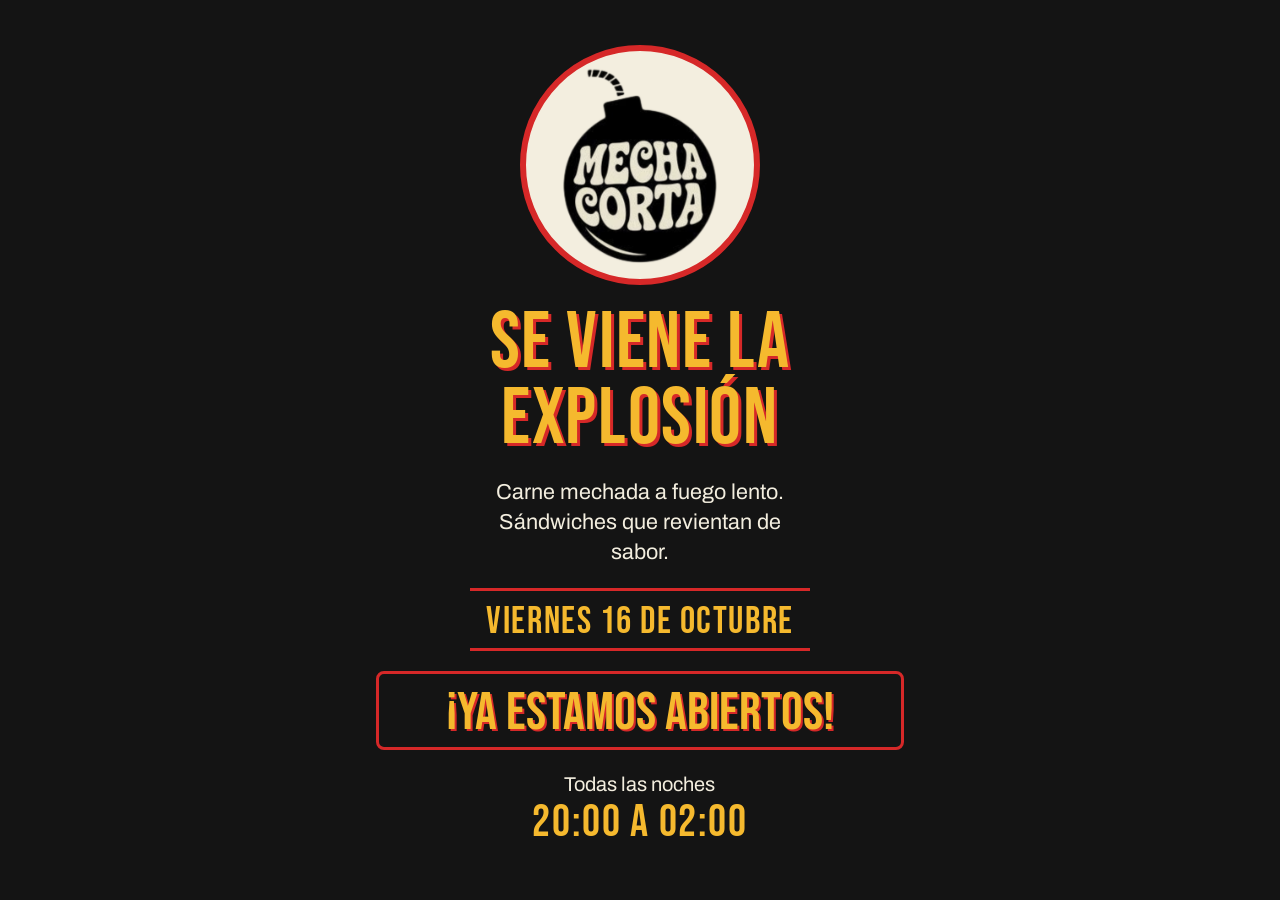
<file: index.html>
<!DOCTYPE html>
<html lang="es-CL">
<head>
  <meta charset="UTF-8">
  <!-- Hace que el celular muestre la página a su tamaño real, sin achicarla -->
  <meta name="viewport" content="width=device-width, initial-scale=1">
  <title>Mecha Corta — Próximamente</title>
  <meta name="description" content="Carne mechada a fuego lento. Sándwiches que revientan de sabor. Lanzamiento viernes 16 de octubre.">
  <meta name="theme-color" content="#141414">

  <!-- Tipografías desde Google Fonts -->
  <link rel="preconnect" href="https://fonts.googleapis.com">
  <link rel="preconnect" href="https://fonts.gstatic.com" crossorigin>
  <link href="https://fonts.googleapis.com/css2?family=Archivo:wght@400;600&family=Bebas+Neue&display=swap" rel="stylesheet">

  <link rel="stylesheet" href="estilos.css">

  <!-- defer: el script espera a que la página esté cargada antes de correr -->
  <script src="cuenta-regresiva.js" defer></script>
</head>
<body>
  <main class="pagina">

    <!-- Logo dentro de un círculo crema, tipo sticker -->
    <div class="logo">
      <img src="imagenes/logo-mecha-corta.png" alt="Logo Mecha Corta">
    </div>

    <h1 class="titulo">Se viene la explosión</h1>

    <p class="gancho">Carne mechada a fuego lento. Sándwiches que revientan de sabor.</p>

    <p class="fecha">Viernes 16 de octubre</p>

    <!-- Cuenta regresiva: por ahora quieta, el JavaScript la moverá en el paso 2 -->
    <div class="cuenta" id="cuenta">
      <div class="cuenta__caja">
        <span class="cuenta__numero" id="dias">--</span>
        <span class="cuenta__etiqueta">Días</span>
      </div>
      <div class="cuenta__caja">
        <span class="cuenta__numero" id="horas">--</span>
        <span class="cuenta__etiqueta">Horas</span>
      </div>
      <div class="cuenta__caja">
        <span class="cuenta__numero" id="minutos">--</span>
        <span class="cuenta__etiqueta">Minutos</span>
      </div>
      <div class="cuenta__caja">
        <span class="cuenta__numero" id="segundos">--</span>
        <span class="cuenta__etiqueta">Segundos</span>
      </div>
    </div>

    <p class="horario">
      Todas las noches<br>
      <strong>20:00 a 02:00</strong>
    </p>

  </main>
</body>
</html>
</file>
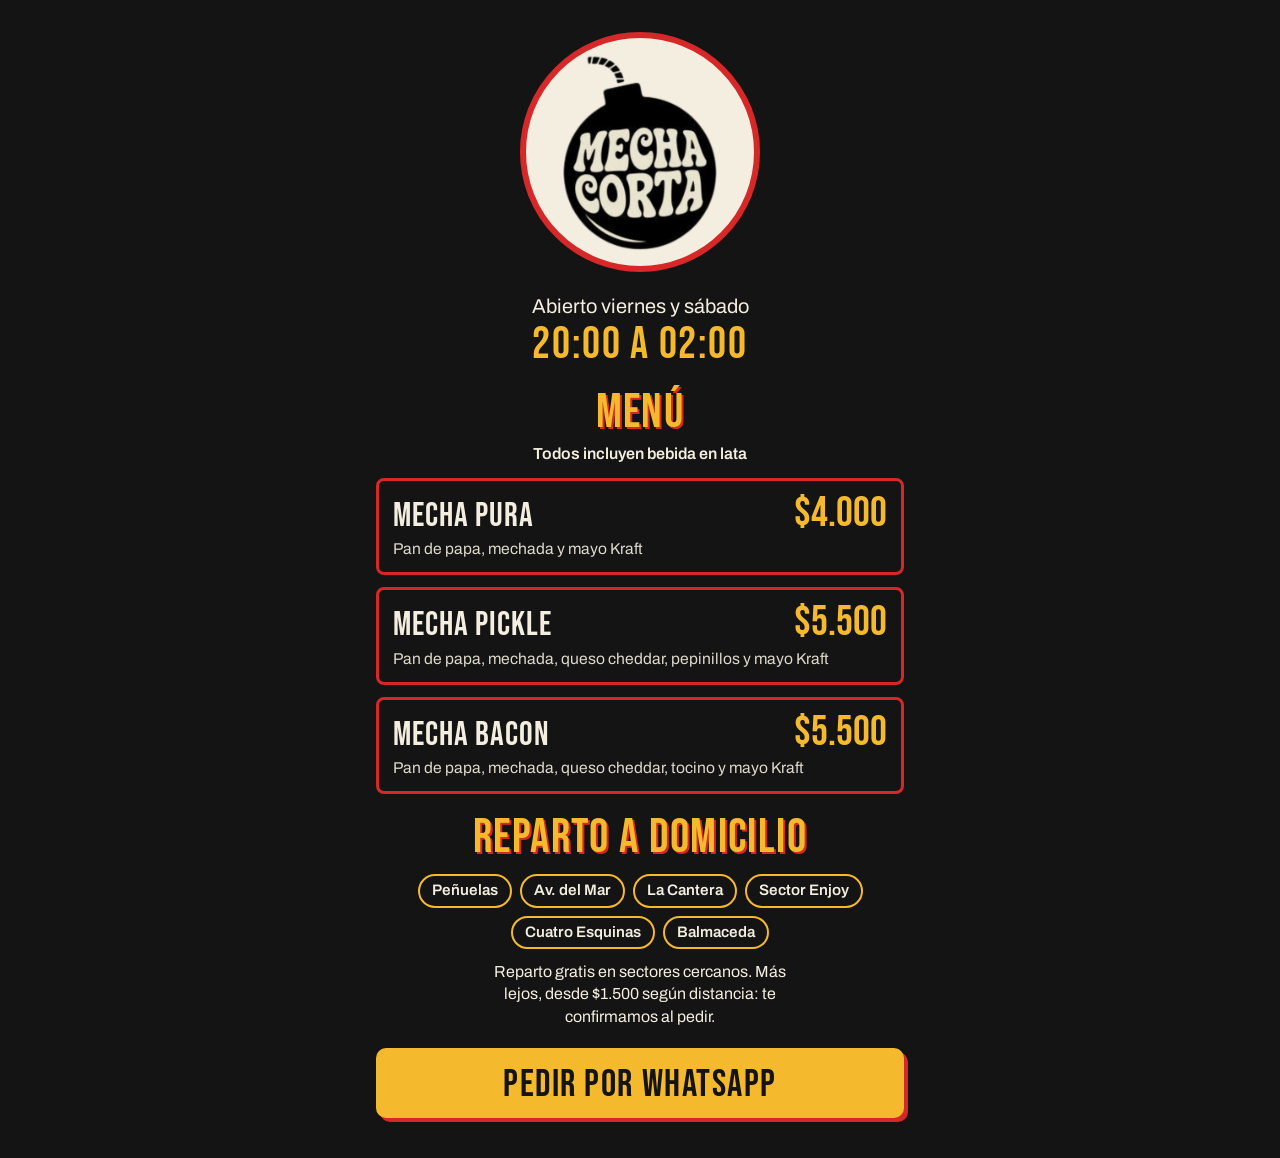
<file: abierto.html>
<!DOCTYPE html>
<html lang="es-CL">
<head>
  <meta charset="UTF-8">
  <!-- Hace que el celular muestre la página a su tamaño real, sin achicarla -->
  <meta name="viewport" content="width=device-width, initial-scale=1">
  <title>Mecha Corta — Abierto</title>
  <meta name="description" content="Abierto viernes y sábado, 20:00 a 02:00. Sándwiches de carne mechada con bebida en lata. Reparto en Peñuelas y alrededores.">
  <meta name="theme-color" content="#141414">

  <!-- Tipografías desde Google Fonts (las mismas de index.html) -->
  <link rel="preconnect" href="https://fonts.googleapis.com">
  <link rel="preconnect" href="https://fonts.gstatic.com" crossorigin>
  <link href="https://fonts.googleapis.com/css2?family=Archivo:wght@400;600&family=Bebas+Neue&display=swap" rel="stylesheet">

  <link rel="stylesheet" href="estilos.css">
</head>
<body>
  <main class="pagina">

    <!-- Logo dentro de un círculo crema, tipo sticker -->
    <div class="logo">
      <img src="imagenes/logo-mecha-corta.png" alt="Logo Mecha Corta">
    </div>

    <p class="horario">
      Abierto viernes y sábado<br>
      <strong>20:00 a 02:00</strong>
    </p>

    <!-- Menú: nombre y precio arriba, ingredientes abajo -->
    <section class="menu">
      <h2 class="seccion__titulo">Menú</h2>
      <p class="menu__aviso">Todos incluyen bebida en lata</p>

      <article class="menu__item">
        <h3 class="menu__nombre">Mecha Pura</h3>
        <p class="menu__precio">$4.000</p>
        <p class="menu__detalle">Pan de papa, mechada y mayo Kraft</p>
      </article>

      <article class="menu__item">
        <h3 class="menu__nombre">Mecha Pickle</h3>
        <p class="menu__precio">$5.500</p>
        <p class="menu__detalle">Pan de papa, mechada, queso cheddar, pepinillos y mayo Kraft</p>
      </article>

      <article class="menu__item">
        <h3 class="menu__nombre">Mecha Bacon</h3>
        <p class="menu__precio">$5.500</p>
        <p class="menu__detalle">Pan de papa, mechada, queso cheddar, tocino y mayo Kraft</p>
      </article>
    </section>

    <!-- Sectores de reparto como "chips" -->
    <section class="entrega">
      <h2 class="seccion__titulo">Reparto a domicilio</h2>
      <ul class="entrega__sectores">
        <li>Peñuelas</li>
        <li>Av. del Mar</li>
        <li>La Cantera</li>
        <li>Sector Enjoy</li>
        <li>Cuatro Esquinas</li>
        <li>Balmaceda</li>
      </ul>
      <p class="entrega__nota">
        Reparto gratis en sectores cercanos. Más lejos, desde $1.500 según distancia: te confirmamos al pedir.
      </p>
    </section>

    <!-- wa.me es el link oficial de WhatsApp. El texto va codificado: %20 = espacio, %21 = ! -->
    <a class="boton-whatsapp" href="https://wa.me/56958847733?text=Hola%21%20Quiero%20pedir%20una%20Mecha">
      Pedir por WhatsApp
    </a>

  </main>
</body>
</html>
</file>
<file: estilos.css>
/* ===== Colores de la marca (ajustados al logo) ===== */
:root {
  --negro: #141414;
  --crema: #F3EEDF;
  --amarillo: #F5B92E;
  --rojo: #D62828;

  --fuente-titulos: "Bebas Neue", Impact, "Arial Narrow", sans-serif;
  --fuente-texto: "Archivo", system-ui, sans-serif;
}

/* ===== Base ===== */
* {
  box-sizing: border-box;
  margin: 0;
}

body {
  background: var(--negro);
  color: var(--crema);
  font-family: var(--fuente-texto);
  line-height: 1.4;
  min-height: 100vh;
}

/* Una sola columna centrada, pensada primero para celular */
.pagina {
  max-width: 560px;
  min-height: 100vh;
  margin: 0 auto;
  padding: 32px 16px 40px;
  display: flex;
  flex-direction: column;
  align-items: center;
  justify-content: center;
  gap: 20px;
  text-align: center;
}

/* ===== Logo tipo sticker ===== */
/* El círculo crema recorta el margen blanco de la imagen.
   isolation: isolate hace que el "multiply" solo se mezcle con este círculo. */
.logo {
  position: relative;
  width: clamp(170px, 52vw, 240px);
  aspect-ratio: 1;
  border-radius: 50%;
  background: var(--crema);
  border: 6px solid var(--rojo);
  overflow: hidden;
  isolation: isolate;
}

/* La imagen se agranda al doble y se centra en la bomba.
   multiply: el blanco se vuelve crema y el negro queda negro. */
.logo img {
  position: absolute;
  width: 200%;
  left: 50%;
  top: 50%;
  transform: translate(-50%, -47.4%);
  mix-blend-mode: multiply;
}

/* ===== Textos ===== */
.titulo {
  font-family: var(--fuente-titulos);
  font-weight: 400;
  color: var(--amarillo);
  text-transform: uppercase;
  font-size: clamp(3rem, 15vw, 5rem);
  line-height: 0.95;
  letter-spacing: 0.02em;
  /* Sombra roja desplazada: efecto retro de afiche */
  text-shadow: 3px 3px 0 var(--rojo);
}

.gancho {
  font-size: clamp(1.1rem, 4.6vw, 1.35rem);
  max-width: 26ch;
}

.fecha {
  font-family: var(--fuente-titulos);
  color: var(--amarillo);
  font-size: clamp(1.8rem, 8vw, 2.4rem);
  letter-spacing: 0.04em;
  border-top: 3px solid var(--rojo);
  border-bottom: 3px solid var(--rojo);
  padding: 4px 16px 0;
}

/* ===== Cuenta regresiva: 4 cajitas en una fila ===== */
.cuenta {
  display: grid;
  grid-template-columns: repeat(4, 1fr);
  gap: 8px;
  width: 100%;
}

.cuenta__caja {
  border: 3px solid var(--rojo);
  border-radius: 8px;
  padding: 8px 2px 6px;
  display: flex;
  flex-direction: column;
  align-items: center;
}

.cuenta__numero {
  font-family: var(--fuente-titulos);
  color: var(--crema);
  font-size: clamp(2.2rem, 11vw, 3.4rem);
  line-height: 1;
  /* Todos los números del mismo ancho, para que no "salten" al cambiar */
  font-variant-numeric: tabular-nums;
}

.cuenta__etiqueta {
  font-family: var(--fuente-titulos);
  color: var(--amarillo);
  font-size: clamp(0.95rem, 4vw, 1.15rem);
  letter-spacing: 0.06em;
  text-transform: uppercase;
}

/* Mensaje cuando la cuenta llega a cero */
.cuenta--fin {
  display: block;
  border: 3px solid var(--rojo);
  border-radius: 8px;
  padding: 12px 8px 6px;
  font-family: var(--fuente-titulos);
  color: var(--amarillo);
  font-size: clamp(2.2rem, 11vw, 3.4rem);
  line-height: 1;
  text-transform: uppercase;
  text-shadow: 2px 2px 0 var(--rojo);
}

/* ===== Horario ===== */
.horario {
  font-size: clamp(1.05rem, 4.4vw, 1.25rem);
}

.horario strong {
  display: block;
  font-family: var(--fuente-titulos);
  font-weight: 400;
  color: var(--amarillo);
  font-size: clamp(2rem, 9vw, 2.8rem);
  letter-spacing: 0.04em;
  line-height: 1.1;
}

/* ===== Página Abierto (abierto.html) ===== */
/* Todas estas clases son nuevas: index.html no las usa, así que allá no cambia nada */

.seccion__titulo {
  font-family: var(--fuente-titulos);
  font-weight: 400;
  color: var(--amarillo);
  text-transform: uppercase;
  font-size: clamp(2.2rem, 10vw, 3rem);
  line-height: 1;
  letter-spacing: 0.03em;
  text-shadow: 2px 2px 0 var(--rojo);
}

/* --- Menú --- */
.menu {
  width: 100%;
  display: flex;
  flex-direction: column;
  gap: 12px;
}

.menu__aviso {
  font-weight: 600;
  margin-top: -6px;
}

/* Tarjeta: nombre a la izquierda, precio a la derecha, ingredientes abajo */
.menu__item {
  display: grid;
  grid-template-columns: 1fr auto;
  align-items: baseline;
  gap: 4px 12px;
  border: 3px solid var(--rojo);
  border-radius: 8px;
  padding: 12px 14px;
  text-align: left;
}

.menu__nombre {
  font-family: var(--fuente-titulos);
  font-weight: 400;
  color: var(--crema);
  font-size: clamp(1.7rem, 7.5vw, 2.1rem);
  letter-spacing: 0.03em;
  line-height: 1;
}

.menu__precio {
  font-family: var(--fuente-titulos);
  color: var(--amarillo);
  font-size: clamp(2rem, 9vw, 2.6rem);
  line-height: 1;
  font-variant-numeric: tabular-nums;
}

/* Ocupa las dos columnas, debajo del nombre y el precio */
.menu__detalle {
  grid-column: 1 / -1;
  font-size: 0.98rem;
  opacity: 0.9;
}

/* --- Entrega --- */
.entrega {
  width: 100%;
  display: flex;
  flex-direction: column;
  align-items: center;
  gap: 12px;
}

/* Lista sin viñetas; cada sector es una "píldora" que salta de línea sola */
.entrega__sectores {
  list-style: none;
  padding: 0;
  display: flex;
  flex-wrap: wrap;
  justify-content: center;
  gap: 8px;
}

.entrega__sectores li {
  border: 2px solid var(--amarillo);
  border-radius: 999px;
  padding: 4px 12px;
  font-weight: 600;
  font-size: 0.95rem;
}

.entrega__nota {
  max-width: 34ch;
}

/* --- Botón de WhatsApp: grande y fácil de tocar con el dedo --- */
.boton-whatsapp {
  display: flex;
  align-items: center;
  justify-content: center;
  width: 100%;
  min-height: 60px;
  padding: 10px 16px 6px;
  background: var(--amarillo);
  color: var(--negro);
  font-family: var(--fuente-titulos);
  font-size: clamp(1.9rem, 8.5vw, 2.4rem);
  letter-spacing: 0.04em;
  text-transform: uppercase;
  text-decoration: none;
  border-radius: 10px;
  /* Sombra roja sólida: mismo efecto retro de afiche que el título */
  box-shadow: 4px 4px 0 var(--rojo);
}

/* Al tocarlo, se "hunde" sobre su sombra */
.boton-whatsapp:active {
  transform: translate(3px, 3px);
  box-shadow: 1px 1px 0 var(--rojo);
}
</file>
